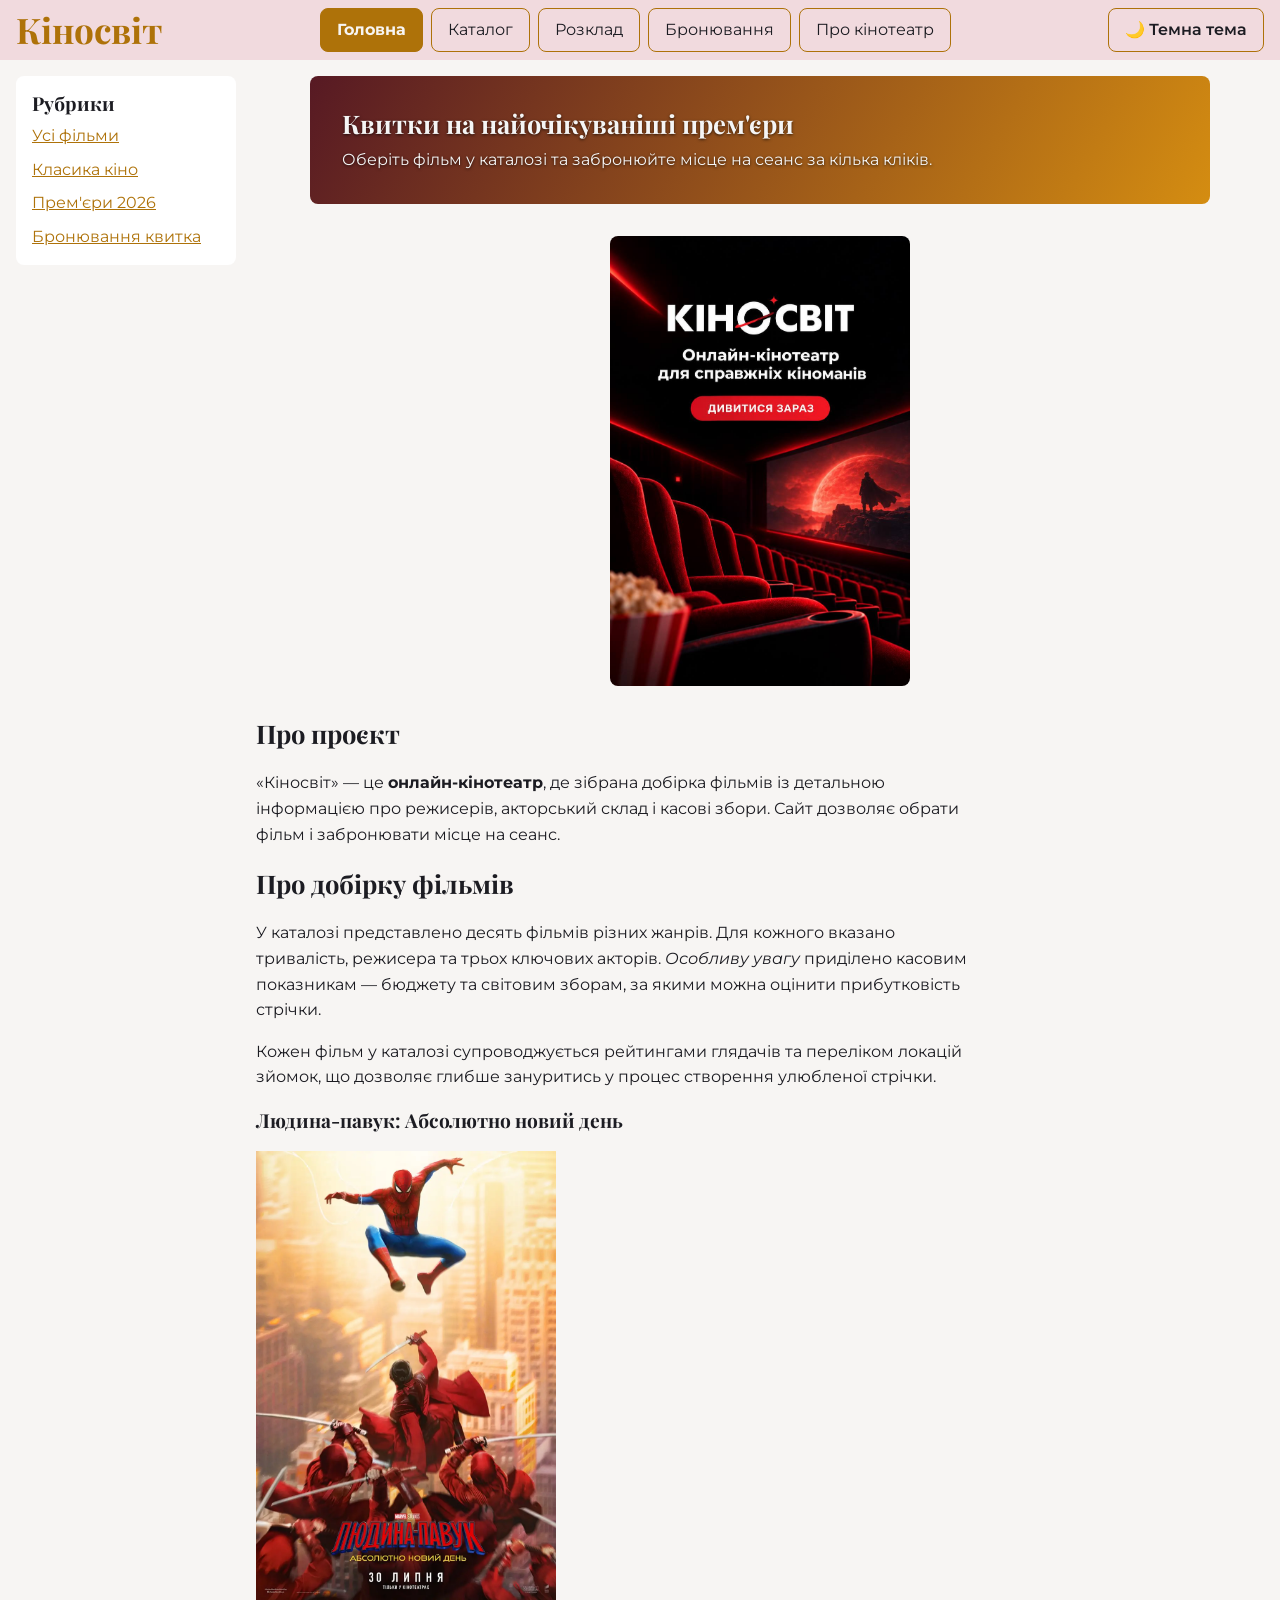
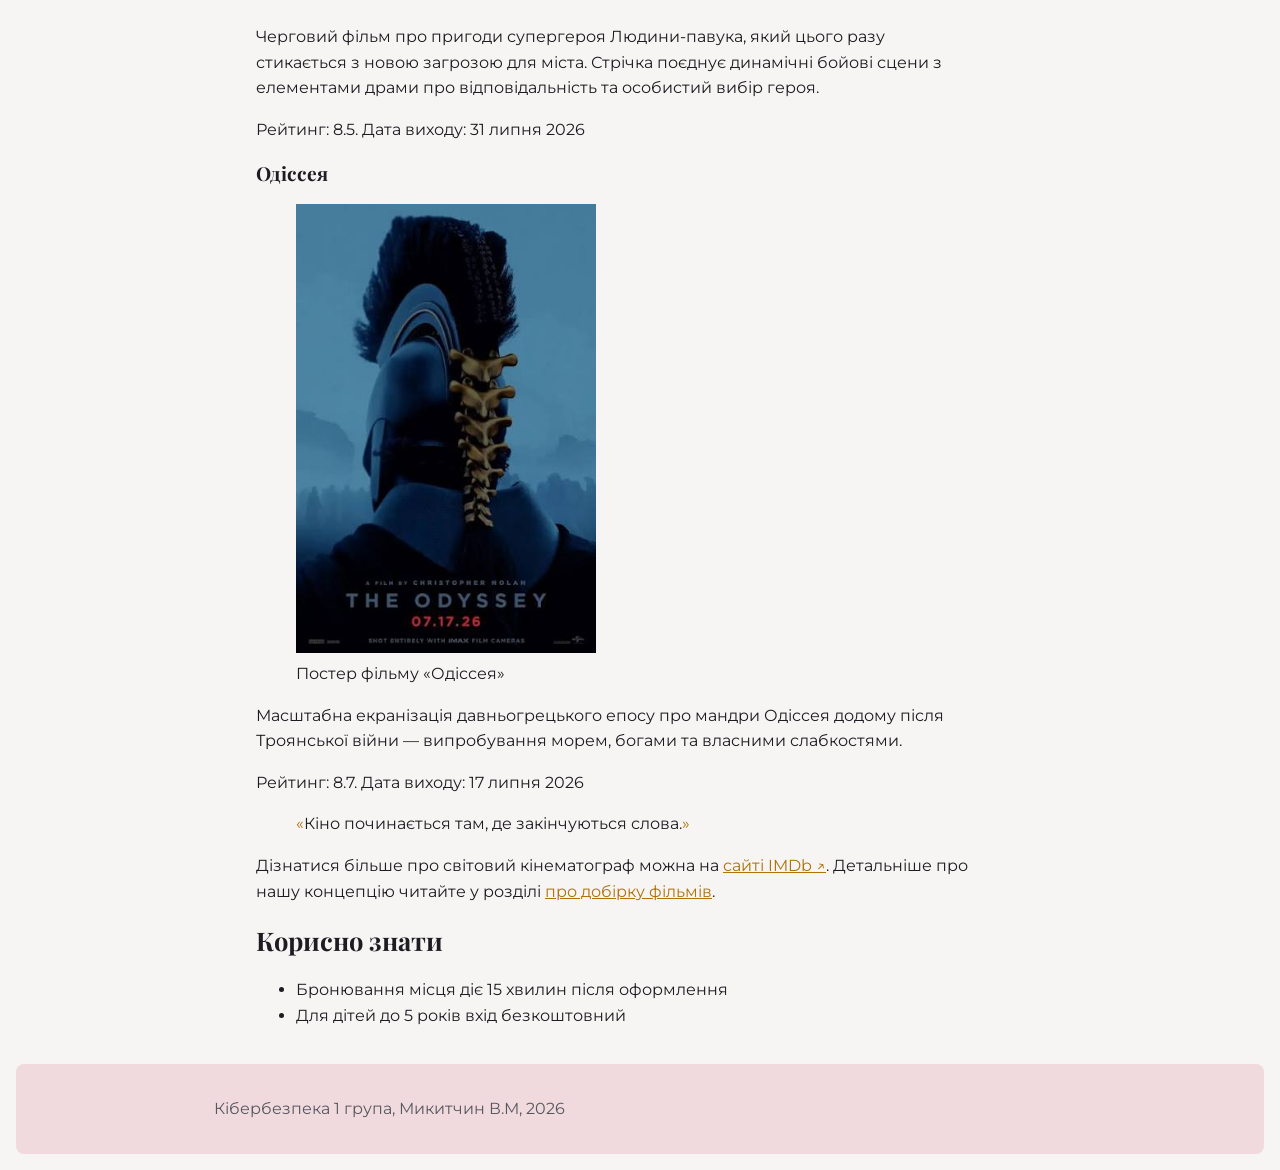
<file: index.html>
<!DOCTYPE html>
<html lang="uk">

<head>
  <meta charset="UTF-8">
  <meta name="viewport" content="width=device-width, initial-scale=1">
  <title>Кіносвіт — онлайн-кінотеатр</title>
  <link rel="stylesheet" href="css/styles.css">
  <script src="js/app.js" defer></script>
</head>

<body>

  <header>
    <h1>Кіносвіт</h1>
    <div class="header__tools">
      <button id="theme" class="btn btn--outline theme-btn" type="button" aria-pressed="false">🌙 Темна тема</button>
      <button id="burger" class="btn burger" type="button" aria-expanded="false" aria-controls="menu"
        aria-label="Меню">☰</button>
    </div>
    <nav id="menu" class="menu" aria-label="Головне меню">
      <ul class="nav__list">
        <li><a href="index.html" class="current">Головна</a></li>
        <li><a href="catalog.html">Каталог</a></li>
        <li><a href="catalog.html#schedule">Розклад</a></li>
        <li><a href="form.html">Бронювання</a></li>
        <li><a href="index.html#about">Про кінотеатр</a></li>
      </ul>
    </nav>
  </header>

  <div class="layout layout--two">

    <nav class="layout__nav" aria-label="Рубрики">
      <h2>Рубрики</h2>
      <ul>
        <li><a href="catalog.html">Усі фільми</a></li>
        <li><a href="catalog.html">Класика кіно</a></li>
        <li><a href="catalog.html">Прем'єри 2026</a></li>
        <li><a href="form.html">Бронювання квитка</a></li>
      </ul>
    </nav>

    <main class="layout__main">

      <section class="banner">
        <h2>Квитки на найочікуваніші прем'єри</h2>
        <p>Оберіть фільм у каталозі та забронюйте місце на сеанс за кілька кліків.</p>
      </section>

      <img class="hero-img" src="images/cinema-banner-1.jpg" alt="Постер-банер онлайн-кінотеатру Кіносвіт" width="300"
        height="449">

      <section>
        <h2 id="about">Про проєкт</h2>
        <p>
          «Кіносвіт» — це <strong>онлайн-кінотеатр</strong>, де зібрана добірка
          фільмів із детальною інформацією про режисерів, акторський склад
          і касові збори. Сайт дозволяє обрати фільм і забронювати місце на сеанс.
        </p>
      </section>

      <section>
        <h2 id="selection">Про добірку фільмів</h2>
        <p>
          У каталозі представлено десять фільмів різних жанрів. Для кожного
          вказано тривалість, режисера та трьох ключових акторів.
          <em>Особливу увагу</em> приділено касовим показникам — бюджету
          та світовим зборам, за якими можна оцінити прибутковість стрічки.
        </p>
        <p>
          Кожен фільм у каталозі супроводжується рейтингами глядачів
          та переліком локацій зйомок, що дозволяє глибше зануритись
          у процес створення улюбленої стрічки.
        </p>

        <article id="promo">
          <header>
            <h3>Людина-павук: Абсолютно новий день</h3>
          </header>
          <img src="images/cinema-banner.webp" alt="Постер фільму «Людина-павук: Абсолютно новий день»" width="300"
            height="449" loading="lazy">
          <p> Черговий фільм про пригоди супергероя Людини-павука, який
            цього разу стикається з новою загрозою для міста. Стрічка
            поєднує динамічні бойові сцени з елементами драми про
            відповідальність та особистий вибір героя.</p>
          <footer>
            <p>Рейтинг: 8.5. Дата виходу: <time datetime="2026-07-31">31 липня 2026</time></p>
          </footer>
        </article>

        <article>
          <header>
            <h3>Одіссея</h3>
          </header>
          <figure>
            <img src="images/odyssey.jpg" alt="Постер фільму «Одіссея»" width="300" height="449" loading="lazy">
            <figcaption>Постер фільму «Одіссея»</figcaption>
          </figure>
          <p> Масштабна екранізація давньогрецького епосу про мандри Одіссея
            додому після Троянської війни — випробування морем, богами
            та власними слабкостями.</p>
          <footer>
            <p>Рейтинг: 8.7. Дата виходу: <time datetime="2026-07-17">17 липня 2026</time></p>
          </footer>
        </article>

        <blockquote>Кіно починається там, де закінчуються слова.</blockquote>

        <p>
          Дізнатися більше про світовий кінематограф можна на
          <a href="https://www.imdb.com" target="_blank" rel="noopener noreferrer">сайті IMDb</a>.
          Детальніше про нашу концепцію читайте у розділі
          <a href="#selection">про добірку фільмів</a>.
        </p>
      </section>

      <aside>
        <h2>Корисно знати</h2>
        <ul>
          <li>Бронювання місця діє 15 хвилин після оформлення</li>
          <li>Для дітей до 5 років вхід безкоштовний</li>
        </ul>
      </aside>

    </main>

    <footer class="layout__footer">
      <p>Кібербезпека 1 група, Микитчин В.М, 2026</p>
    </footer>

  </div>

</body>

</html>
</file>
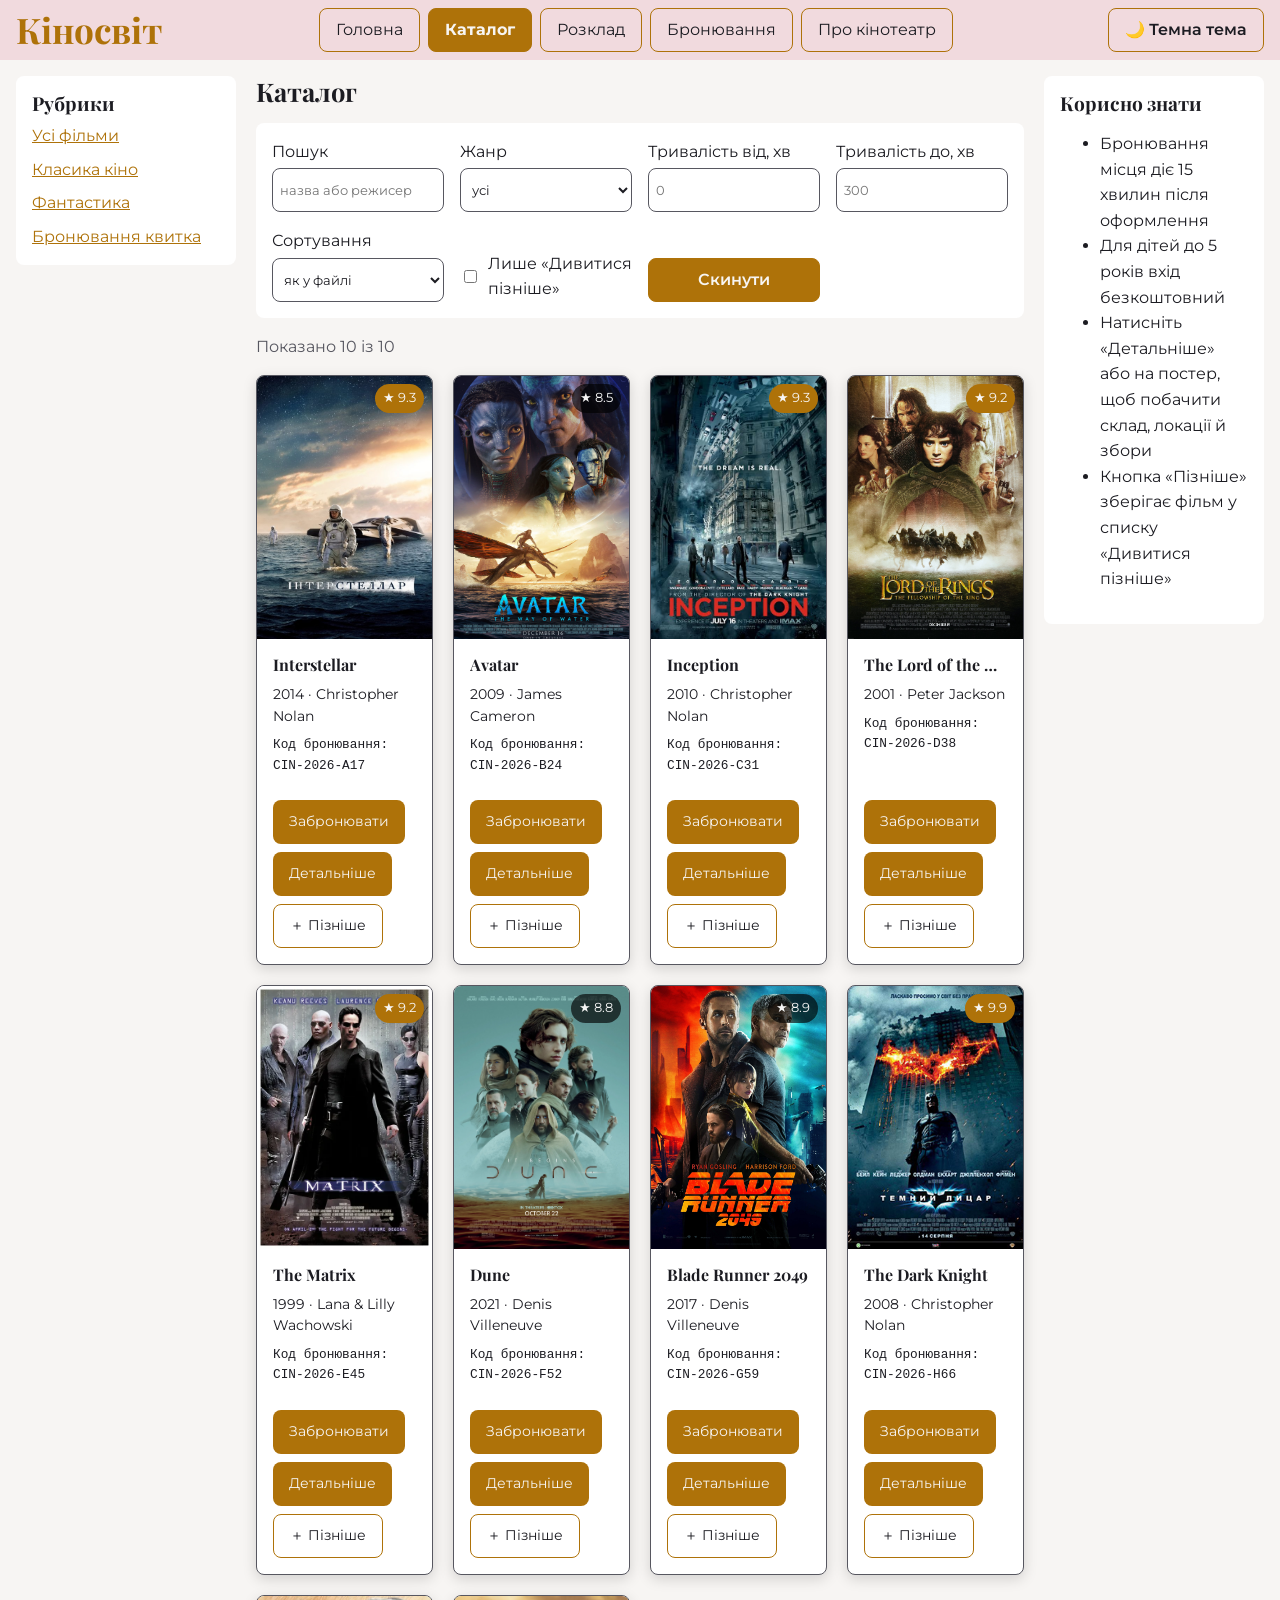
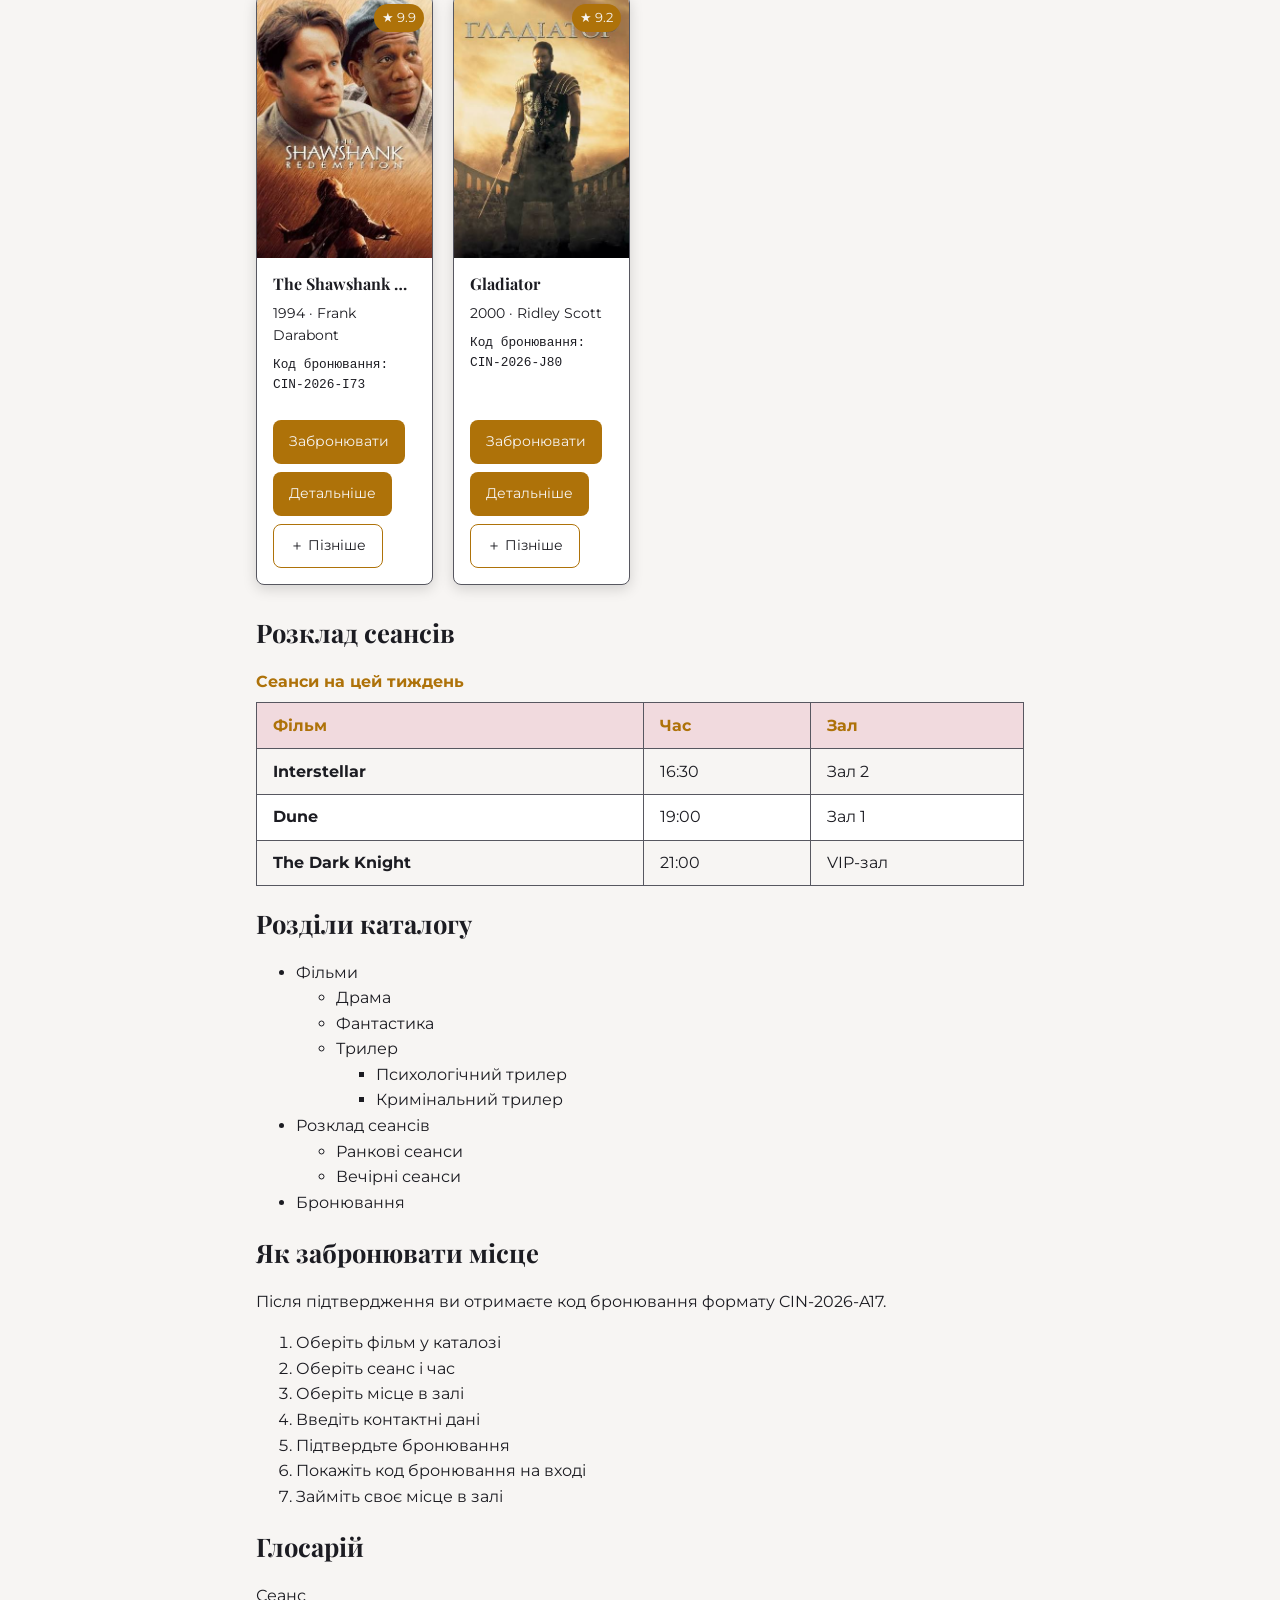
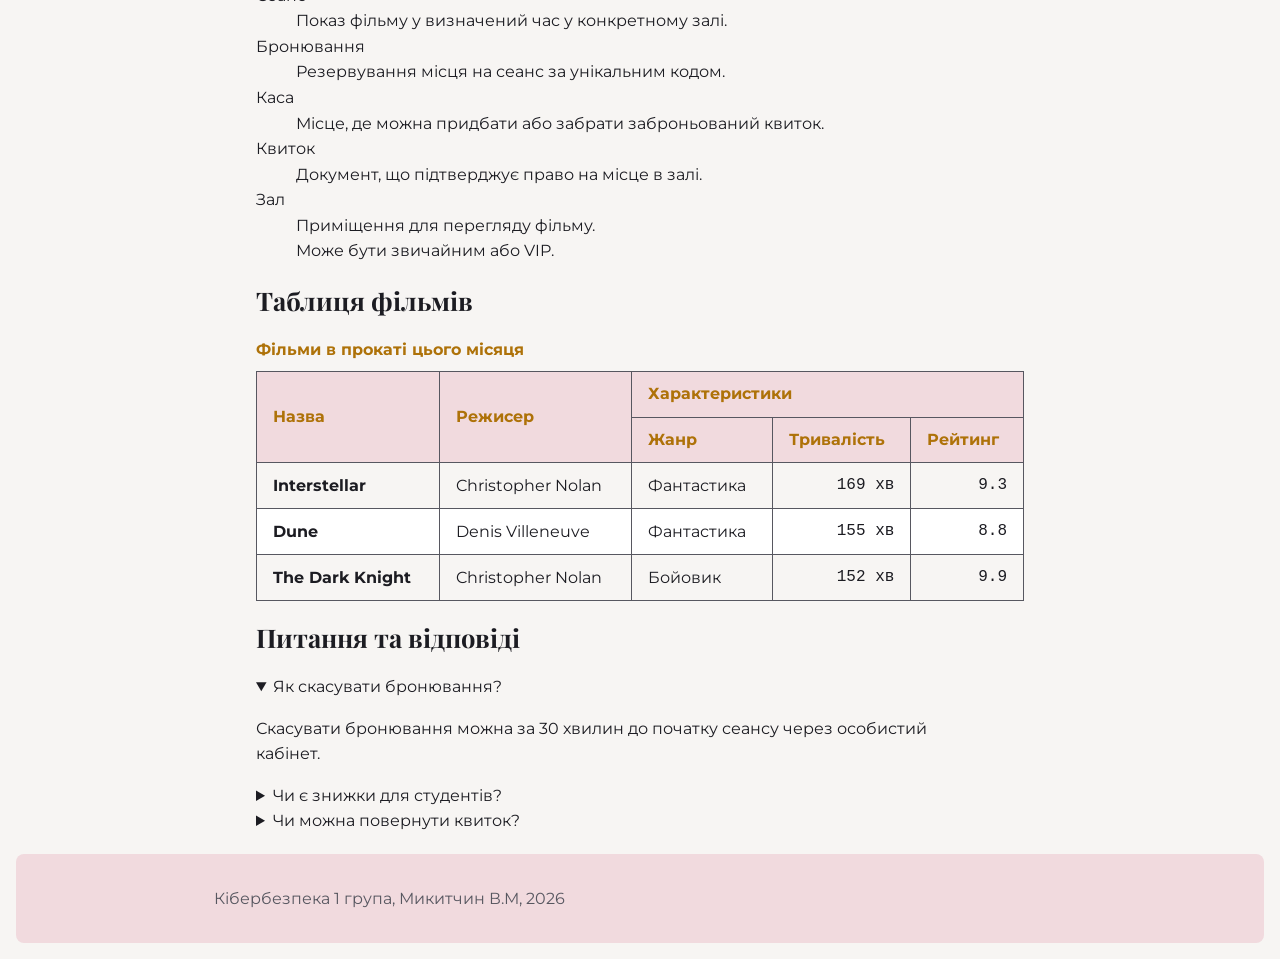
<file: catalog.html>
<!DOCTYPE html>
<html lang="uk">

<head>
  <meta charset="UTF-8">
  <meta name="viewport" content="width=device-width, initial-scale=1">
  <title>Каталог фільмів — Кіносвіт</title>
  <link rel="stylesheet" href="css/styles.css">
  <script src="js/app.js" defer></script>
</head>

<body>

  <header>
    <h1>Кіносвіт</h1>
    <div class="header__tools">
      <button id="theme" class="btn btn--outline theme-btn" type="button" aria-pressed="false">🌙 Темна тема</button>
      <button id="burger" class="btn burger" type="button" aria-expanded="false" aria-controls="menu" aria-label="Меню">☰</button>
    </div>
    <nav id="menu" class="menu" aria-label="Головне меню">
      <ul class="nav__list">
        <li><a href="index.html">Головна</a></li>
        <li><a href="catalog.html" class="current">Каталог</a></li>
        <li><a href="catalog.html#schedule">Розклад</a></li>
        <li><a href="form.html">Бронювання</a></li>
        <li><a href="index.html#about">Про кінотеатр</a></li>
      </ul>
    </nav>
  </header>

  <div class="layout">

    <nav class="layout__nav" aria-label="Рубрики каталогу">
      <h2>Рубрики</h2>
      <ul>
        <li><a href="catalog.html">Усі фільми</a></li>
        <li><a href="catalog.html">Класика кіно</a></li>
        <li><a href="catalog.html">Фантастика</a></li>
        <li><a href="form.html">Бронювання квитка</a></li>
      </ul>
    </nav>

    <main class="layout__main">

      <section class="catalog">
        <h2>Каталог</h2>

        <div class="loader" hidden>
          <div class="spinner" aria-hidden="true"></div>
          <p>Завантажуємо каталог…</p>
        </div>

        <p id="load-error" class="load-error" role="alert" hidden></p>

        <div class="controls">
          <div class="controls__field">
            <label for="q">Пошук</label>
            <input type="search" id="q" placeholder="назва або режисер" autocomplete="off">
          </div>

          <div class="controls__field">
            <label for="filter">Жанр</label>
            <select id="filter">
              <option value="all">усі</option>
            </select>
          </div>

          <div class="controls__field">
            <label for="dmin">Тривалість від, хв</label>
            <input type="number" id="dmin" min="0" max="300" step="5" placeholder="0">
          </div>

          <div class="controls__field">
            <label for="dmax">Тривалість до, хв</label>
            <input type="number" id="dmax" min="0" max="300" step="5" placeholder="300">
          </div>

          <div class="controls__field">
            <label for="sort">Сортування</label>
            <select id="sort">
              <option value="default">як у файлі</option>
              <option value="year">найновіші першими</option>
              <option value="rating">за рейтингом</option>
              <option value="profit">за прибутком</option>
            </select>
          </div>

          <label class="controls__check">
            <input type="checkbox" id="only-saved"> Лише «Дивитися пізніше»
          </label>

          <button type="button" class="btn" id="reset-filters">Скинути</button>
        </div>

        <p class="controls__count" id="found" aria-live="polite"></p>
        <p id="empty" class="empty" hidden>Нічого не знайдено. Спробуйте інший запит.</p>

        <div class="cards" id="cards"></div>
      </section>

      <section id="schedule">
        <h2>Розклад сеансів</h2>
        <div class="table-wrap table-wrap--narrow">
          <table>
            <caption>Сеанси на цей тиждень</caption>
            <thead>
              <tr>
                <th scope="col">Фільм</th>
                <th scope="col">Час</th>
                <th scope="col">Зал</th>
              </tr>
            </thead>
            <tbody>
              <tr>
                <th scope="row">Interstellar</th>
                <td>16:30</td>
                <td>Зал 2</td>
              </tr>
              <tr>
                <th scope="row">Dune</th>
                <td>19:00</td>
                <td>Зал 1</td>
              </tr>
              <tr>
                <th scope="row">The Dark Knight</th>
                <td>21:00</td>
                <td>VIP-зал</td>
              </tr>
            </tbody>
          </table>
        </div>
      </section>

      <section>
        <h2>Розділи каталогу</h2>
        <ul>
          <li>Фільми
            <ul>
              <li>Драма</li>
              <li>Фантастика</li>
              <li>Трилер
                <ul>
                  <li>Психологічний трилер</li>
                  <li>Кримінальний трилер</li>
                </ul>
              </li>
            </ul>
          </li>
          <li>Розклад сеансів
            <ul>
              <li>Ранкові сеанси</li>
              <li>Вечірні сеанси</li>
            </ul>
          </li>
          <li>Бронювання</li>
        </ul>
      </section>

      <section>
        <h2>Як забронювати місце</h2>
        <p>Після підтвердження ви отримаєте код бронювання формату CIN-2026-A17.</p>
        <ol>
          <li>Оберіть фільм у каталозі</li>
          <li>Оберіть сеанс і час</li>
          <li>Оберіть місце в залі</li>
          <li>Введіть контактні дані</li>
          <li>Підтвердьте бронювання</li>
          <li>Покажіть код бронювання на вході</li>
          <li>Займіть своє місце в залі</li>
        </ol>
      </section>

      <section>
        <h2>Глосарій</h2>
        <dl>
          <dt>Сеанс</dt>
          <dd>Показ фільму у визначений час у конкретному залі.</dd>
          <dt>Бронювання</dt>
          <dd>Резервування місця на сеанс за унікальним кодом.</dd>
          <dt>Каса</dt>
          <dd>Місце, де можна придбати або забрати заброньований квиток.</dd>
          <dt>Квиток</dt>
          <dd>Документ, що підтверджує право на місце в залі.</dd>
          <dt>Зал</dt>
          <dd>Приміщення для перегляду фільму.</dd>
          <dd>Може бути звичайним або VIP.</dd>
        </dl>
      </section>

      <section>
        <h2>Таблиця фільмів</h2>
        <div class="table-wrap">
          <table>
            <caption>Фільми в прокаті цього місяця</caption>
            <thead>
              <tr>
                <th scope="col" rowspan="2">Назва</th>
                <th scope="col" rowspan="2">Режисер</th>
                <th scope="col" colspan="3">Характеристики</th>
              </tr>
              <tr>
                <th scope="col">Жанр</th>
                <th scope="col">Тривалість</th>
                <th scope="col">Рейтинг</th>
              </tr>
            </thead>
            <tbody>
              <tr>
                <th scope="row">Interstellar</th>
                <td>Christopher Nolan</td>
                <td>Фантастика</td>
                <td>169 хв</td>
                <td>9.3</td>
              </tr>
              <tr>
                <th scope="row">Dune</th>
                <td>Denis Villeneuve</td>
                <td>Фантастика</td>
                <td>155 хв</td>
                <td>8.8</td>
              </tr>
              <tr>
                <th scope="row">The Dark Knight</th>
                <td>Christopher Nolan</td>
                <td>Бойовик</td>
                <td>152 хв</td>
                <td>9.9</td>
              </tr>
            </tbody>
          </table>
        </div>
      </section>

      <section>
        <h2>Питання та відповіді</h2>
        <details open>
          <summary>Як скасувати бронювання?</summary>
          <p>Скасувати бронювання можна за 30 хвилин до початку сеансу через особистий кабінет.</p>
        </details>
        <details>
          <summary>Чи є знижки для студентів?</summary>
          <p>Так, за наявності студентського квитка знижка становить 15%.</p>
        </details>
        <details>
          <summary>Чи можна повернути квиток?</summary>
          <p>Повернення можливе не пізніше ніж за 2 години до сеансу.</p>
        </details>
      </section>

    </main>

    <aside class="layout__aside">
      <h2>Корисно знати</h2>
      <ul>
        <li>Бронювання місця діє 15 хвилин після оформлення</li>
        <li>Для дітей до 5 років вхід безкоштовний</li>
        <li>Натисніть «Детальніше» або на постер, щоб побачити склад, локації й збори</li>
        <li>Кнопка «Пізніше» зберігає фільм у списку «Дивитися пізніше»</li>
      </ul>
    </aside>

    <footer class="layout__footer">
      <p>Кібербезпека 1 група, Микитчин В.М, 2026</p>
    </footer>

  </div>

  <dialog id="details" aria-labelledby="d-title">
    <h2 id="d-title"></h2>
    <div id="d-main"></div>
    <div id="d-object"></div>
    <div id="d-list"></div>
    <div id="d-table"></div>
    <button id="d-close" class="btn" type="button">Закрити</button>
  </dialog>

  <div id="toast" class="toast" role="status" hidden></div>

</body>

</html>
</file>
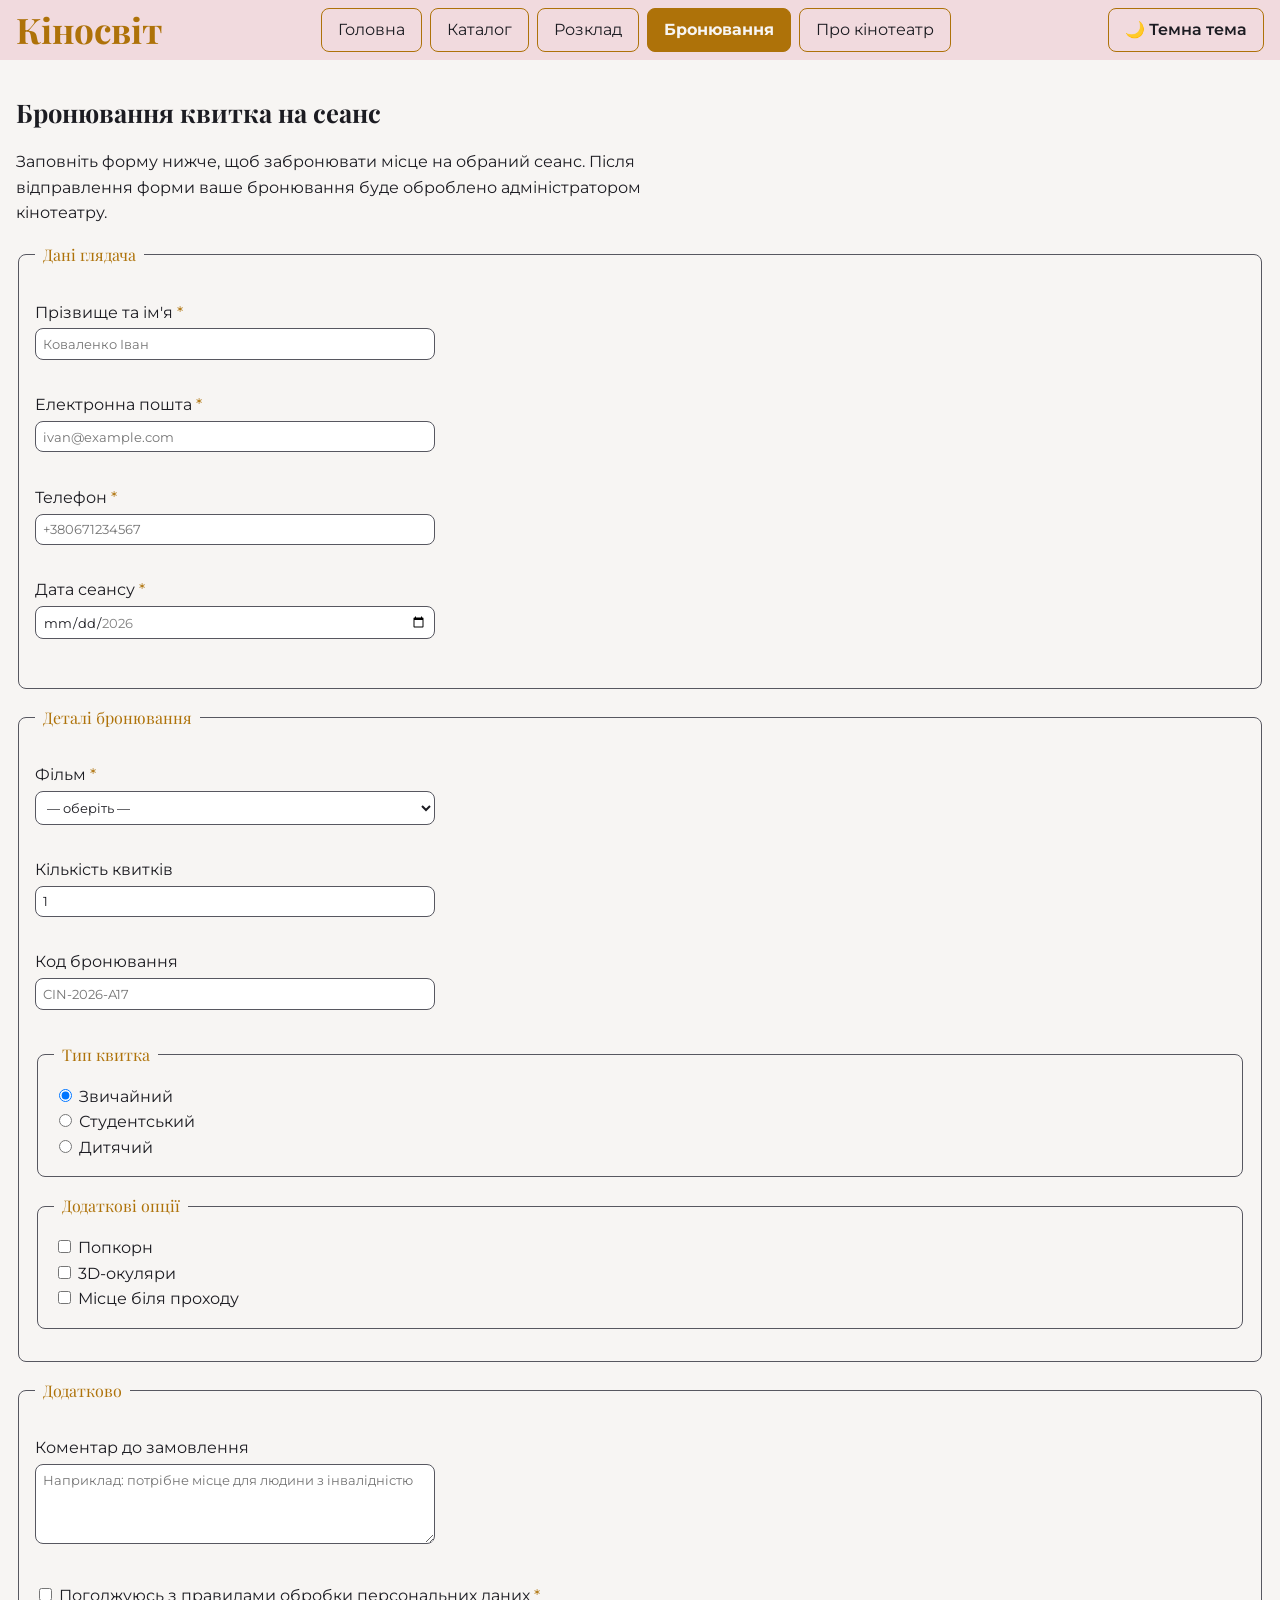
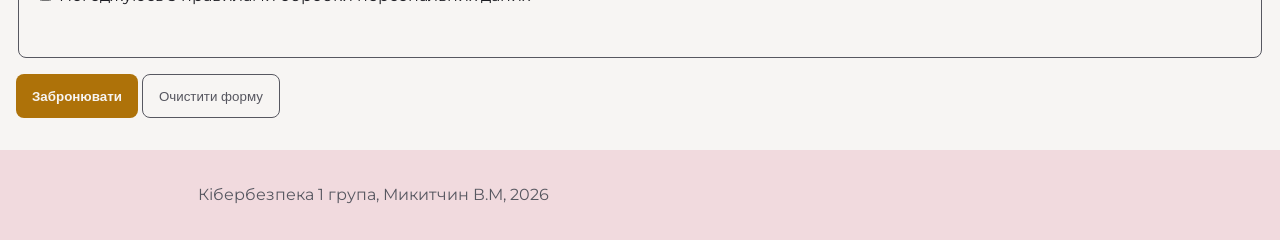
<file: form.html>
<!DOCTYPE html>
<html lang="uk">

<head>
    <meta charset="UTF-8">
    <meta name="viewport" content="width=device-width, initial-scale=1">
    <title>Бронювання квитка — Кіносвіт</title>
    <link rel="stylesheet" href="css/styles.css">
    <script src="js/app.js" defer></script>
</head>

<body>

    <header>
        <h1>Кіносвіт</h1>
        <div class="header__tools">
            <button id="theme" class="btn btn--outline theme-btn" type="button" aria-pressed="false">🌙 Темна
                тема</button>
            <button id="burger" class="btn burger" type="button" aria-expanded="false" aria-controls="menu"
                aria-label="Меню">☰</button>
        </div>
        <nav id="menu" class="menu" aria-label="Головне меню">
            <ul class="nav__list">
                <li><a href="index.html">Головна</a></li>
                <li><a href="catalog.html">Каталог</a></li>
                <li><a href="catalog.html#schedule">Розклад</a></li>
                <li><a href="form.html" class="current">Бронювання</a></li>
                <li><a href="index.html#about">Про кінотеатр</a></li>
            </ul>
        </nav>
    </header>

    <main>
        <h2>Бронювання квитка на сеанс</h2>
        <p>
            Заповніть форму нижче, щоб забронювати місце на обраний сеанс.
            Після відправлення форми ваше бронювання буде оброблено адміністратором кінотеатру.
        </p>

        <!-- novalidate: браузер не показує власних підказок, але перевіряти поля вміє далі
             (checkValidity); повідомлення малює наш код у js/app.js -->
        <form id="booking-form" action="https://httpbin.org/post" method="post" novalidate>
            <!-- method="post": форма створює нове бронювання, тому повторне
     надсилання по F5 не повинно відбуватись випадково, і дані
     бронювання не мають зберігатись в URL -->

            <fieldset>
                <legend>Дані глядача</legend>

                <p>
                    <label class="required" for="fullname">Прізвище та ім'я</label><br>
                    <input type="text" id="fullname" name="fullname" placeholder="Коваленко Іван" autocomplete="name"
                        minlength="2" maxlength="60" required>
                    <span class="error" id="err-fullname"></span>
                </p>

                <p>
                    <label class="required" for="email">Електронна пошта</label><br>
                    <input type="email" id="email" name="email" placeholder="ivan@example.com" autocomplete="email"
                        required>
                    <span class="error" id="err-email"></span>
                </p>

                <p>
                    <!-- pattern="\+380\d{9}"
       \+380   — буквальний префікс +380
       \d{9}   — рівно дев'ять цифр після нього
       Разом: +380671234567 -->
                    <label class="required" for="phone">Телефон</label><br>
                    <input type="tel" id="phone" name="phone" placeholder="+380671234567" autocomplete="tel"
                        pattern="\+380\d{9}" title="Формат: +380 і дев'ять цифр, наприклад +380671234567" required>
                    <span class="error" id="err-phone"></span>
                </p>

                <p>
                    <label class="required" for="visit-date">Дата сеансу</label><br>
                    <input type="date" id="visit-date" name="visit-date" min="2026-10-12" max="2026-12-31" required>
                    <span class="error" id="err-visit-date"></span>
                </p>

            </fieldset>

            <fieldset>
                <legend>Деталі бронювання</legend>

                <p>
                    <label class="required" for="movie">Фільм</label><br>
                    <select id="movie" name="movie" required>
                        <option value="">— оберіть —</option>
                        <option value="interstellar">Interstellar</option>
                        <option value="avatar">Avatar</option>
                        <option value="inception">Inception</option>
                        <option value="fellowship">The Lord of the Rings: The Fellowship of the Ring</option>
                        <option value="matrix">The Matrix</option>
                        <option value="dune">Dune</option>
                        <option value="blade-runner-2049">Blade Runner 2049</option>
                        <option value="dark-knight">The Dark Knight</option>
                        <option value="shawshank">The Shawshank Redemption</option>
                        <option value="gladiator">Gladiator</option>
                        <option value="other">Інший фільм</option>
                    </select>
                    <span class="error" id="err-movie"></span>
                </p>

                <p>
                    <label for="tickets-count">Кількість квитків</label><br>
                    <input type="number" id="tickets-count" name="tickets-count" min="1" max="5" step="1" value="1">
                    <span class="error" id="err-tickets-count"></span>
                </p>

                <p>
                    <!-- pattern="CIN-\d{4}-[A-Z]\d{2}"
       CIN-     — буквальний префікс CIN та дефіс
       \d{4}    — рівно чотири цифри (рік)
       -        — буквальний дефіс
       [A-Z]    — одна велика латинська літера (ряд)
       \d{2}    — рівно дві цифри (номер місця)
       Разом: CIN-2026-A17 -->
                    <label for="booking-code">Код бронювання</label><br>
                    <input type="text" id="booking-code" name="booking-code" placeholder="CIN-2026-A17"
                        pattern="CIN-\d{4}-[A-Z]\d{2}" title="Формат: CIN-РРРР-ЛНН, наприклад CIN-2026-A17">
                    <span class="error" id="err-booking-code"></span>
                </p>

                <fieldset>
                    <legend>Тип квитка</legend>
                    <label><input type="radio" name="ticket-type" value="standard" checked> Звичайний</label><br>
                    <label><input type="radio" name="ticket-type" value="student"> Студентський</label><br>
                    <label><input type="radio" name="ticket-type" value="child"> Дитячий</label>
                </fieldset>

                <fieldset>
                    <legend>Додаткові опції</legend>
                    <label><input type="checkbox" name="extras" value="popcorn"> Попкорн</label><br>
                    <label><input type="checkbox" name="extras" value="3d-glasses"> 3D-окуляри</label><br>
                    <label><input type="checkbox" name="extras" value="aisle-seat"> Місце біля проходу</label>
                </fieldset>

            </fieldset>

            <fieldset>
                <legend>Додатково</legend>

                <p>
                    <label for="comment">Коментар до замовлення</label><br>
                    <textarea id="comment" name="comment" rows="4" maxlength="300"
                        placeholder="Наприклад: потрібне місце для людини з інвалідністю"></textarea>
                    <span class="error" id="err-comment"></span>
                </p>

                <p>
                    <label class="required"><input type="checkbox" id="agree" name="agree" required>
                        Погоджуюсь з правилами обробки персональних даних</label>
                    <span class="error" id="err-agree"></span>
                </p>

            </fieldset>

            <p>
                <button type="submit">Забронювати</button>
                <button type="reset">Очистити форму</button>
            </p>

        </form>

        <div id="receipt" class="receipt" aria-live="polite" hidden></div>

    </main>

    <footer>
        <p>Кібербезпека 1 група, Микитчин В.М, 2026</p>
    </footer>

    <div id="toast" class="toast" role="status" hidden></div>

</body>

</html>
</file>
<file: css/styles.css>
/*
web-course-2/
├── index.html
├── catalog.html
├── form.html
├── css/
│   └── styles.css
├── js/
│   └── app.js
├── images/
│   └── screens/
└── README.md
*/
/* ==========================================================
   Проєкт: Кіносвіт — онлайн-кінотеатр
   Варіант 4
   Виконав: Микитчин В.М.
   Дата: 25 листопада 2026
   ========================================================== */

@import url('https://fonts.googleapis.com/css2?family=Playfair+Display:wght@700&family=Montserrat:wght@400;600&display=swap');

/* box-sizing: border-box означає, що width включає padding і border.
   У content-box width рахується тільки для вмісту, а відступи й рамка
   додаються зверху, тому дві колонки по 50% з padding разом дають
   більше 100% і не вміщаються в рядок. */
*,
*::before,
*::after {
  box-sizing: border-box;
}

/* max-width: 100% не дає зображенню бути ширшим за свій контейнер,
   а height: auto зберігає пропорції. Без цього велика картинка тримає
   власну ширину в пікселях, виходить за межі екрана телефона й розтягує
   всю сторінку, через що з'являється горизонтальна прокрутка. */
img,
video,
iframe {
  max-width: 100%;
  height: auto;
}

/* Запас зверху для переходів за якорями (#schedule, #about): без нього
   липка шапка закривала б заголовок розділу, до якого ми прокрутили. */
html {
  scroll-padding-top: 7rem;
}

/* ===== Палітра: темна (за замовчуванням) ===== */
:root {
  --color-brand: hsl(350 55% 22%);
  /* бордовий — оксамитові крісла */
  --color-accent: hsl(38 85% 55%);
  /* тепле золото — кнопки, акценти */
  --color-bg: hsl(240 10% 9%);
  /* майже чорний фон залу */
  --color-surface: hsl(240 8% 15%);
  /* фон карток і таблиці */
  --color-text: hsl(0 0% 92%);
  /* світлий текст на темному фоні */
  --color-muted: hsl(0 0% 62%);
  /* другорядний текст */
  --color-error: hsl(0 70% 55%);
  /* помилка валідації */
  --color-error-bg: hsl(0 50% 20%);
  --color-ok: hsl(140 50% 45%);
  /* поле заповнено правильно */
  --color-ok-bg: hsl(140 30% 18%);
  --shadow: 0 4px 14px rgb(0 0 0 / 60%);

  /* Однакові в обох темах: текст на темних підкладках і градієнт банера */
  --color-on-dark: hsl(0 0% 96%);
  --banner-from: hsl(350 55% 22%);
  --banner-to: hsl(38 85% 45%);

  --radius: 8px;
  --font-heading: "Playfair Display", Georgia, serif;
  --font-body: "Montserrat", Arial, sans-serif;
  --font-mono: Consolas, "SFMono-Regular", Menlo, monospace;

  /* Відступи */
  --space-xs: 0.25rem;
  --space-sm: 0.5rem;
  --space-md: 1rem;
  --space-lg: 2rem;
  --tap: 44px;
  /* мінімальна зона натискання для пальця */

  /* Макет */
  --gap: 1.25rem;
  /* єдиний проміжок усіх сіток проєкту */
  --sidebar: 220px;
  /* ширина бічної колонки на десктопі */
  --min-col: 45%;
  /* база (телефон): 2 постери в ряд; далі перевизначається у медіазапитах */
}

/* ===== Палітра: світла =====
   1) якщо система просить світлу схему і користувач не примусив темну;
   2) якщо користувач сам натиснув кнопку теми (клас light-theme). */
@media (prefers-color-scheme: light) {
  :root:not(.dark-theme) {
    --color-brand: hsl(350 45% 90%);
    --color-accent: hsl(38 90% 36%);
    --color-bg: hsl(40 20% 96%);
    --color-surface: hsl(0 0% 100%);
    --color-text: hsl(240 10% 12%);
    --color-muted: hsl(240 5% 36%);
    --color-error: hsl(0 70% 42%);
    --color-error-bg: hsl(0 80% 94%);
    --color-ok: hsl(140 55% 30%);
    --color-ok-bg: hsl(140 50% 92%);
    --shadow: 0 4px 14px rgb(0 0 0 / 15%);
  }
}

:root.light-theme {
  --color-brand: hsl(350 45% 90%);
  --color-accent: hsl(38 90% 36%);
  --color-bg: hsl(40 20% 96%);
  --color-surface: hsl(0 0% 100%);
  --color-text: hsl(240 10% 12%);
  --color-muted: hsl(240 5% 36%);
  --color-error: hsl(0 70% 42%);
  --color-error-bg: hsl(0 80% 94%);
  --color-ok: hsl(140 55% 30%);
  --color-ok-bg: hsl(140 50% 92%);
  --shadow: 0 4px 14px rgb(0 0 0 / 15%);
}

/* Темна тема ще раз, класом: потрібна, щоб користувач міг повернути
   темну схему, коли система просить світлу */
:root.dark-theme {
  --color-brand: hsl(350 55% 22%);
  --color-accent: hsl(38 85% 55%);
  --color-bg: hsl(240 10% 9%);
  --color-surface: hsl(240 8% 15%);
  --color-text: hsl(0 0% 92%);
  --color-muted: hsl(0 0% 62%);
  --color-error: hsl(0 70% 55%);
  --color-error-bg: hsl(0 50% 20%);
  --color-ok: hsl(140 50% 45%);
  --color-ok-bg: hsl(140 30% 18%);
  --shadow: 0 4px 14px rgb(0 0 0 / 60%);
}

/* ===== Адаптив (mobile-first) =====
   база              — телефон,  ≤ 767px
   min-width: 768px  — планшет,  768–1023px
   min-width: 1024px — десктоп,  ≥ 1024px
   Усі медіазапити лише через min-width і розташовані поруч зі своїми
   компонентами; винятки — prefers-color-scheme та prefers-reduced-motion. */

/* body — flex-колонка: футер притискається до низу вікна.
   На сторінках з макетом росте .layout, на form.html — main. */
body {
  display: flex;
  flex-direction: column;
  min-height: 100vh;
  margin: 0;
  background: var(--color-bg);
  color: var(--color-text);
  font-family: var(--font-body);
  font-size: 1rem;
  line-height: 1.6;
}

h1,
h2,
h3 {
  font-family: var(--font-heading);
  line-height: 1.2;
}

h1 {
  font-size: clamp(1.6rem, 5vw, 2.2rem);
}

h2 {
  font-size: clamp(1.3rem, 4vw, 1.6rem);
}

h3 {
  font-size: 1.2rem;
}

p {
  max-width: 65ch;
}

main {
  flex: 1;
  /* на form.html main росте й притискає футер до низу */
  padding: var(--space-md);
}

/* === Стани посилань у порядку LVHFA ===
   Порядок критичний: кожен наступний стан має "переважати"
   попередній у каскаді, інакше, наприклад, hover ніколи
   не спрацює на вже відвіданому посиланні */
a:link {
  color: var(--color-accent);
}

a:visited {
  color: var(--color-muted);
}

a:hover {
  text-decoration: underline;
}

a:focus-visible {
  outline: 2px solid var(--color-accent);
}

a:active {
  color: var(--color-text);
}

/* === Кнопки === */
.btn {
  display: inline-flex;
  align-items: center;
  justify-content: center;
  min-height: var(--tap);
  min-width: var(--tap);
  padding: 0 var(--space-md);
  border: 1px solid var(--color-accent);
  border-radius: var(--radius);
  background: var(--color-accent);
  color: var(--color-bg);
  font: inherit;
  font-weight: 600;
  cursor: pointer;
}

.btn--outline {
  background: transparent;
  color: var(--color-text);
}

.btn:focus-visible {
  outline: 3px solid var(--color-text);
  outline-offset: 2px;
}

/* === Шапка ===
   База (телефон): у першому рядку назва й кнопки (тема, меню), у другому —
   меню на всю ширину (воно сховане, поки не розгорнеш кнопкою). Шапка
   звичайна (не липка), бо відкрите меню займало б пів екрана.
   Планшет: шапка липка, кнопка меню зникає, меню — окремий рядок.
   Десктоп: назва, меню й кнопка теми в один рядок.
   Шапка лишається за межами .layout: липкий елемент рухається лише
   в межах свого контейнера.
   Селектор body > header не чіпляє <header> усередині <article>. */
body>header {
  z-index: 10;
  display: flex;
  flex-wrap: wrap;
  align-items: center;
  justify-content: space-between;
  gap: var(--space-sm) var(--gap);
  background: var(--color-brand);
  padding: var(--space-sm) var(--space-md);
}

body>header h1 {
  order: 1;
  margin: 0;
  color: var(--color-accent);
}

.header__tools {
  order: 2;
  display: flex;
  gap: var(--space-sm);
}

/* Меню: на телефоні сховане, відкривається класом .open
   (клас перемикає JavaScript разом з aria-expanded) */
.menu {
  order: 3;
  flex-basis: 100%;
  display: none;
}

.menu.open {
  display: block;
}

.nav__list {
  display: grid;
  gap: var(--space-xs);
  list-style: none;
  margin: 0;
  padding: 0;
}

.nav__list a {
  display: flex;
  align-items: center;
  min-height: var(--tap);
  padding: 0 var(--space-md);
  text-decoration: none;
  border: 1px solid var(--color-accent);
  border-radius: var(--radius);
}

/* Звичайний -> hover -> current (current має переважати) */
.nav__list a:link,
.nav__list a:visited {
  color: var(--color-text);
}

.nav__list a:hover {
  background: var(--color-accent);
  color: var(--color-bg);
}

.nav__list a.current,
.nav__list a.current:link,
.nav__list a.current:visited {
  background: var(--color-accent);
  color: var(--color-bg);
  font-weight: bold;
}

@media (min-width: 768px) {
  body>header {
    position: sticky;
    top: 0;
  }

  .burger {
    display: none;
  }

  /* На планшеті меню завжди видно: окремим рядком під назвою */
  .menu {
    display: block;
  }

  .nav__list {
    display: flex;
    flex-wrap: wrap;
    gap: var(--space-sm);
  }

  .nav__list a {
    min-height: auto;
    padding: var(--space-sm) var(--space-md);
  }
}

@media (min-width: 1024px) {

  /* На десктопі: [назва] [меню] [тема] в один рядок */
  .menu {
    order: 2;
    flex-basis: auto;
  }

  .header__tools {
    order: 3;
  }
}

/* Футер: на form.html він прямий нащадок body,
   на index.html і catalog.html — остання зона макета */
body>footer,
.layout__footer {
  background: var(--color-brand);
  color: var(--color-muted);
  padding: var(--space-md);
  text-align: center;
}

/* === Макет сторінки: Grid + grid-template-areas ===
   База (телефон): одна колонка, порядок зон nav -> main -> side -> foot.

   Чому flex: 1, а не height: 100%: у body задано лише min-height, а не height,
   тому відсоткова висота дочірнього елемента не має від чого рахуватися
   (висота батька не визначена) і перетворюється на auto. flex: 1 натомість
   працює всередині flex-колонки: макет бере весь вільний простір, що
   лишається між шапкою й низом вікна, незалежно від того, чи задана висота
   батька. Самого flex: 1 мало: щоб футер не висів одразу під вмістом,
   рядок main у сітці має бути 1fr (росте), а рядок foot — auto (по вмісту). */
.layout {
  flex: 1;
  display: grid;
  gap: var(--gap);
  padding: var(--space-md);
  grid-template-columns: 1fr;
  grid-template-areas:
    "nav"
    "main"
    "side"
    "foot";
  grid-template-rows: auto 1fr auto auto;
}

.layout__nav {
  grid-area: nav;
}

.layout__main {
  grid-area: main;
  min-width: 0;
  padding: 0;
}

.layout__aside {
  grid-area: side;
}

.layout__footer {
  grid-area: foot;
  border-radius: var(--radius);
}

/* Планшет: дві колонки — main і side; навігація зверху на всю ширину */
@media (min-width: 768px) {
  .layout {
    grid-template-columns: 2fr 1fr;
    grid-template-areas:
      "nav  nav"
      "main side"
      "foot foot";
    grid-template-rows: auto 1fr auto;
  }
}

/* Десктоп: повна схема з LR6 — три колонки; ширина макета обмежена й
   відцентрована, щоб на широкому моніторі рядки не розтягувалися */
@media (min-width: 1024px) {
  .layout {
    width: min(100%, 1440px);
    margin-inline: auto;
    grid-template-columns: var(--sidebar) 1fr var(--sidebar);
    grid-template-areas:
      "nav  main side"
      "foot foot foot";
    grid-template-rows: 1fr auto;
  }
}

/* index.html: макет без aside. Ці правила стоять після .layout, щоб при
   однаковій специфічності перемагати його (останнє правило виграє). */
.layout--two {
  grid-template-columns: 1fr;
  grid-template-areas:
    "nav"
    "main"
    "foot";
  grid-template-rows: auto 1fr auto;
}

@media (min-width: 768px) {
  .layout--two {
    grid-template-columns: var(--sidebar) 1fr;
    grid-template-areas:
      "nav  main"
      "foot foot";
    grid-template-rows: 1fr auto;
  }
}

/* Бічні блоки */
.layout__nav,
.layout__aside {
  align-self: start;
  padding: var(--space-md);
  background: var(--color-surface);
  border-radius: var(--radius);
}

.layout__nav h2,
.layout__aside h2 {
  margin: 0 0 var(--space-sm);
  font-size: 1.2rem;
}

/* Рубрики: у широкій навігації стають рядом, у вузькій колонці — стовпчиком */
.layout__nav ul {
  display: grid;
  grid-template-columns: repeat(auto-fit, minmax(10rem, 1fr));
  gap: var(--space-sm);
  list-style: none;
  margin: 0;
  padding: 0;
}

/* === Таблиці (LR2) === */
table {
  border-collapse: collapse;
  width: 100%;
  margin-bottom: var(--space-md);
}

/* На вузькому екрані прокручується сама таблиця, а не вся сторінка */
.table-wrap {
  overflow-x: auto;
  margin-bottom: var(--space-md);
}

.table-wrap table {
  min-width: 36rem;
  margin-bottom: 0;
}

/* Проста таблиця з трьох стовпців не потребує такої мінімальної ширини */
.table-wrap--narrow table {
  min-width: 0;
}

caption {
  text-align: left;
  font-weight: bold;
  margin-bottom: 0.5em;
  color: var(--color-accent);
}

th,
td {
  border: 1px solid var(--color-muted);
  padding: 0.6em 1em;
}

thead th {
  background: var(--color-brand);
  color: var(--color-accent);
  text-align: left;
}

tbody th {
  text-align: left;
}

/* an+b: even означає "кожен другий рядок" (2, 4, 6...) —
   класична "зебра" для кращої читабельності таблиці */
tbody tr:nth-child(even) {
  background: var(--color-surface);
}

tbody tr:hover {
  background: var(--color-accent);
  color: var(--color-bg);
}

/* Тривалість і рейтинг — "дані", тому моноширинний шрифт і вирівнювання праворуч */
tbody td:nth-child(4),
tbody td:nth-child(5) {
  font-family: var(--font-mono);
  text-align: right;
}

/* === Форми (LR3) === */
fieldset {
  border: 1px solid var(--color-muted);
  border-radius: var(--radius);
  padding: var(--space-md);
  margin-bottom: var(--space-md);
}

legend {
  color: var(--color-accent);
  font-family: var(--font-heading);
  padding: 0 0.5em;
}

/* radio і checkbox виключені, щоб не розтягувались на всю ширину.
   :where() обнуляє специфічність правила, тому клас .invalid нижче
   легко його перебиває. */
:where(input:not([type="radio"]):not([type="checkbox"]), select, textarea) {
  width: 100%;
  max-width: 400px;
  padding: 0.5em;
  margin-top: 0.25em;
  background: var(--color-surface);
  color: var(--color-text);
  border: 1px solid var(--color-muted);
  border-radius: var(--radius);
  font-family: var(--font-body);
}

/* Підсвічуємо тільки активне поле -- якщо прибрати :focus,
   уся сторінка стане червоною одразу після завантаження,
   бо порожні required-поля invalid за замовчуванням */
input:focus:invalid {
  border-color: var(--color-error);
  background: var(--color-error-bg);
}

input:focus:valid {
  border-color: var(--color-ok);
  background: var(--color-ok-bg);
}

/* Помилка, яку показує JavaScript-валідація (форма має novalidate) */
.error {
  display: block;
  min-height: 1.2em;
  color: var(--color-error);
  font-size: 0.85rem;
}

.invalid {
  border-color: var(--color-error);
  outline: 2px solid var(--color-error);
  outline-offset: 1px;
}

input.invalid,
select.invalid,
textarea.invalid {
  background: var(--color-error-bg);
}

button[type="submit"] {
  background: var(--color-accent);
  color: var(--color-bg);
  border: none;
  padding: 0.6em 1.2em;
  min-height: var(--tap);
  border-radius: var(--radius);
  font-weight: bold;
  cursor: pointer;
}

button[type="reset"] {
  background: transparent;
  color: var(--color-muted);
  border: 1px solid var(--color-muted);
  padding: 0.6em 1.2em;
  min-height: var(--tap);
  border-radius: var(--radius);
  cursor: pointer;
}

/* Позначення обов'язкових полів зірочкою через псевдоелемент */
label.required::after {
  content: " *";
  color: var(--color-accent);
}

/* Квитанція після успішної відправки форми */
.receipt {
  margin-top: var(--space-lg);
  padding: var(--space-md);
  background: var(--color-surface);
  border: 1px solid var(--color-accent);
  border-radius: var(--radius);
}

.receipt ul {
  margin: 0;
  padding-left: 1.2rem;
  overflow-wrap: anywhere;
}

/* === Додаткові псевдокласи === */
input:disabled {
  opacity: 0.5;
}

/* === Псевдоелементи === */
blockquote::before {
  content: "«";
  color: var(--color-accent);
}

blockquote::after {
  content: "»";
  color: var(--color-accent);
}

/* === Комбінатори ===
   Пробіл (нащадок): діє на будь-який p всередині article, на будь-якій глибині */
article p {
  color: var(--color-text);
}

/* === Атрибутний селектор ===
   Позначаємо зовнішні посилання значком */
a[href^="http"]::after {
  content: " ↗";
  color: var(--color-accent);
}

/* ===== Градієнтний банер ===== */
.banner {
  width: min(100%, 900px);
  margin: 0 auto var(--space-lg);
  padding: var(--space-lg);
  border-radius: var(--radius);
  color: var(--color-on-dark);
  text-shadow: 0 1px 3px rgb(0 0 0 / 70%);
  background-image: linear-gradient(120deg, var(--banner-from), var(--banner-to));
}

.banner h2 {
  margin: 0 0 var(--space-sm);
}

.banner p {
  margin: 0;
}

/* ===== Зображення на головній ===== */
.hero-img {
  display: block;
  width: min(100%, 300px);
  height: auto;
  margin: 0 auto var(--space-lg);
  border-radius: var(--radius);
}

/* ===== Каталог: панель керування ===== */
.catalog h2 {
  margin: 0 0 var(--space-md);
}

.controls {
  display: grid;
  grid-template-columns: 1fr;
  gap: var(--space-md);
  margin-bottom: var(--space-md);
  padding: var(--space-md);
  background: var(--color-surface);
  border-radius: var(--radius);
}

@media (min-width: 768px) {
  .controls {
    grid-template-columns: repeat(auto-fit, minmax(170px, 1fr));
    align-items: end;
  }
}

.controls__field {
  display: grid;
  gap: var(--space-xs);
}

.controls input:not([type="checkbox"]),
.controls select {
  max-width: none;
  min-height: var(--tap);
  margin-top: 0;
}

.controls__check {
  display: flex;
  align-items: center;
  gap: var(--space-sm);
  min-height: var(--tap);
}

.controls__count {
  margin: 0 0 var(--space-md);
  color: var(--color-muted);
}

.empty {
  padding: var(--space-md);
  background: var(--color-surface);
  border-left: 4px solid var(--color-accent);
  border-radius: var(--radius);
}

/* ===== Каталог: Grid ===== */
/* Механізм із LR6 не чіпаємо: auto-fit + minmax(var(--min-col), 1fr).
   Кількістю постерів у ряду керує лише --min-col:
   телефон 45%  -> рівно 2 в ряд (3 не вміщаються);
   планшет 30%  -> рівно 3 в ряд (4 не вміщаються);
   десктоп 150px -> 5 в ряд на ширині макета 1440px. */
.cards {
  display: grid;
  grid-template-columns: repeat(auto-fit, minmax(var(--min-col), 1fr));
  gap: var(--gap);
  margin: 0 0 var(--space-lg);
  padding: 0;
}

@media (min-width: 768px) {
  .cards {
    --min-col: 30%;
  }
}

@media (min-width: 1024px) {
  .cards {
    --min-col: 150px;
  }
}

/* ===== Картка: Flexbox-колонка + плавні переходи ===== */
.card {
  --pad: var(--space-sm);
  display: flex;
  flex-direction: column;
  background: var(--color-surface);
  border: 1px solid var(--color-muted);
  border-radius: var(--radius);
  box-shadow: var(--shadow);
  /* overflow: hidden обрізає зображення по заокруглених кутах картки,
     без нього кути картинки виступали б за border-radius. */
  overflow: hidden;
  /* Перехід стоїть на базовому правилі, а не в :hover, тому картка
     плавно повертається назад, коли курсор іде геть. Анімуємо тільки
     transform, box-shadow і колір рамки; transition: all не використовуємо. */
  transition: transform 250ms ease, box-shadow 250ms ease, border-color 250ms ease;
}

.card:hover,
.card:focus-within {
  transform: translateY(-6px);
  box-shadow: 0 14px 28px rgb(0 0 0 / 70%);
  border-color: var(--color-accent);
}

@media (min-width: 768px) {
  .card {
    --pad: var(--space-md);
  }
}

/* Постер: обгортка з пропорцією 2:3 і відсіканням масштабованого зображення */
.card__media {
  /* Абсолютно позиціонований елемент рахує top/right від найближчого
     предка з position, відмінним від static. Без relative у обгортки
     бейдж і затемнення рахували б координати від сторінки. */
  position: relative;
  aspect-ratio: 2 / 3;
  overflow: hidden;
}

.card__img {
  /* display: block прибирає зазор під картинкою: img рядковий
     і сидить на базовій лінії тексту. */
  display: block;
  width: 100%;
  height: 100%;
  object-fit: cover;
  object-position: center;
  transition: transform 400ms ease;
}

/* Вкладений ефект: при наведенні (і при фокусі з клавіатури) постер збільшується */
.card:hover .card__img,
.card:focus-within .card__img {
  transform: scale(1.08);
}

/* Затемнення з назвою фільму: з'являється зміною opacity */
.card__overlay {
  position: absolute;
  inset: 0;
  z-index: 1;
  display: flex;
  align-items: flex-end;
  padding: var(--pad);
  background: linear-gradient(to top, rgb(0 0 0 / 85%), rgb(0 0 0 / 25%));
  color: var(--color-on-dark);
  font-family: var(--font-heading);
  font-size: 1.1rem;
  line-height: 1.2;
  opacity: 0;
  transition: opacity 250ms ease;
}

.card:hover .card__overlay,
.card:focus-within .card__overlay {
  opacity: 1;
}

.card__badge {
  position: absolute;
  top: var(--space-sm);
  right: var(--space-sm);
  z-index: 2;
  padding: var(--space-xs) var(--space-sm);
  background: var(--color-accent);
  color: var(--color-bg);
  font-size: 0.8rem;
  border-radius: 999px;
}

/* Модифікатор: звичайний фільм у прокаті (не прем'єра) — стриманий бейдж */
.card__badge--regular {
  background: rgb(0 0 0 / 65%);
  color: var(--color-on-dark);
}

.card__body {
  padding: var(--pad);
}

.card__title {
  white-space: nowrap;
  overflow: hidden;
  text-overflow: ellipsis;
  line-height: 1.3;
  margin: 0 0 var(--space-sm);
  font-size: 1rem;
}

.card__meta,
.card__id {
  margin: 0 0 var(--space-sm);
  font-size: 0.85rem;
}

.card__id {
  font-family: var(--font-mono);
  font-size: 0.8rem;
  /* Без nowrap: довгий код переноситься, а не обрізається */
  overflow-wrap: anywhere;
}

/* margin-top: auto забирає весь вільний простір по вертикалі,
   так само як margin: 0 auto ділить вільний простір по горизонталі
   і центрує блок, тому рядок кнопок опиняється внизу картки
   на одній лінії в усіх картках ряду. */
.card__actions {
  display: flex;
  flex-wrap: wrap;
  gap: var(--space-sm);
  margin-top: auto;
  padding: 0 var(--pad) var(--pad);
}

.card__action,
.card__actions button {
  display: inline-flex;
  align-items: center;
  min-height: var(--tap);
  padding: 0 var(--space-md);
  border: none;
  border-radius: var(--radius);
  background: var(--color-accent);
  font: inherit;
  font-size: 0.85rem;
  text-decoration: none;
  cursor: pointer;
}

/* Окремо для :link і :visited: інакше a:link (специфічність вища)
   перебиває колір тексту на кнопці */
.card__action:link,
.card__action:visited,
.card__actions button {
  color: var(--color-bg);
}

/* ===== Індикатор завантаження (заготовка для LR10) ===== */
.loader {
  display: flex;
  align-items: center;
  gap: var(--space-md);
  margin-bottom: var(--space-md);
}

/* Без цього правила display: flex перебиває атрибут hidden, і індикатор був би видимий */
.loader[hidden] {
  display: none;
}

/* linear, а не ease: обертання має бути рівномірним. З ease кожен оберт
   починався б повільно, прискорювався й знову гальмував, і спінер
   здавався б таким, що смикається. */
.spinner {
  width: 48px;
  height: 48px;
  border: 6px solid var(--color-surface);
  border-top-color: var(--color-accent);
  border-radius: 50%;
  animation: spin 900ms linear infinite;
}

@keyframes spin {
  to {
    transform: rotate(360deg);
  }
}

/* ===== Модальне вікно <dialog> ===== */
/* z-index не потрібен: showModal() кладе вікно у верхній шар
   (top layer) браузера, і воно лежить над усім незалежно від z-index. */
dialog {
  width: min(92%, 520px);
  max-height: 85vh;
  overflow-y: auto;
  padding: var(--space-lg);
  border: none;
  border-radius: var(--radius);
  background: var(--color-surface);
  color: var(--color-text);
  box-shadow: 0 12px 28px rgb(0 0 0 / 35%);
}

dialog h2 {
  margin-top: 0;
}

/* Вміст модалки: пари «підпис — значення», секції, списки */
dialog dl {
  display: grid;
  grid-template-columns: max-content 1fr;
  gap: var(--space-xs) var(--space-md);
  margin: 0 0 var(--space-md);
}

dialog dt {
  color: var(--color-muted);
}

dialog dd {
  margin: 0;
  overflow-wrap: anywhere;
}

dialog h3 {
  margin: var(--space-md) 0 var(--space-sm);
}

dialog ul {
  margin: 0 0 var(--space-md);
  padding-left: 1.2rem;
}

dialog::backdrop {
  background: rgb(0 0 0 / 55%);
}

/* Поки вікно відкрите, сторінка позаду не прокручується */
body:has(dialog[open]) {
  overflow: hidden;
}

/* Анімація появи: у кадрах тільки opacity і transform.
   Тло з'являється швидше (200ms), саме вікно трохи "доганяє" (280ms).
   both = backwards + forwards: до старту анімації елемент уже має
   кадр from, а після завершення лишається в кадрі to. Без both під час
   затримки блок був би видимий у кінцевому вигляді й різко стрибнув би на from. */
@keyframes fade {
  from {
    opacity: 0;
  }

  to {
    opacity: 1;
  }
}

@keyframes pop {
  from {
    opacity: 0;
    transform: translateY(24px) scale(0.96);
  }

  to {
    opacity: 1;
    transform: translateY(0) scale(1);
  }
}

dialog[open] {
  animation: pop 280ms ease-out both;
}

dialog[open]::backdrop {
  animation: fade 200ms ease-out both;
}

/* ===== Тимчасове повідомлення (тост) ===== */
.toast {
  position: fixed;
  right: var(--space-md);
  bottom: var(--space-md);
  z-index: 20;
  max-width: min(90vw, 320px);
  padding: var(--space-sm) var(--space-md);
  background: var(--color-accent);
  color: var(--color-bg);
  border-radius: var(--radius);
  box-shadow: var(--shadow);
  animation: pop 280ms ease-out both;
}

/* ===== Демонстрація роботи (LR8) ===== */
.demo {
  margin-top: var(--space-lg);
}

/* white-space: pre-line зберігає переноси рядків із тексту (символ \n),
   а зайві пробіли стискає. Без нього браузер склеїв би весь вивід
   в один суцільний рядок, і нумерований список став би важко читати. */
.js-out {
  white-space: pre-line;
  font-family: var(--font-mono);
  font-size: 0.9rem;
  background: var(--color-surface);
  padding: var(--space-md);
  border-radius: var(--radius);
  line-height: 1.7;
  overflow-wrap: anywhere;
  margin: 0 0 var(--space-md);
}

/* ===== Кнопка «Дивитися пізніше» ===== */
.card__actions .fav {
  background: transparent;
  border: 1px solid var(--color-accent);
  color: var(--color-text);
}

.card__actions .fav[aria-pressed="true"] {
  background: var(--color-accent);
  color: var(--color-bg);
}

/* ===== Повідомлення про помилку завантаження ===== */
.load-error {
  padding: var(--space-md);
  background: var(--color-error-bg);
  color: var(--color-error);
  border: 1px solid var(--color-error);
  border-radius: var(--radius);
}

/* ===== Повага до prefers-reduced-motion =====
   Рух на екрані може викликати запаморочення й нудоту, тому за запитом
   системи робимо анімації й переходи майже миттєвими. 0.01ms, а не 0,
   щоб події animationend усе одно спрацьовували. !important виправданий:
   це налаштування користувача, воно має перебивати будь-які правила
   автора незалежно від специфічності. */
@media (prefers-reduced-motion: reduce) {

  *,
  *::before,
  *::after {
    animation-duration: 0.01ms !important;
    animation-iteration-count: 1 !important;
    transition-duration: 0.01ms !important;
    scroll-behavior: auto !important;
  }

  /* Безпечний відгук замість руху: картка не підстрибує й не збільшується,
     але колір рамки показує, що вона активна */
  .card:hover,
  .card:focus-within {
    transform: none;
    border-color: var(--color-accent);
  }

  .card:hover .card__img,
  .card:focus-within .card__img {
    transform: none;
  }
}
</file>
